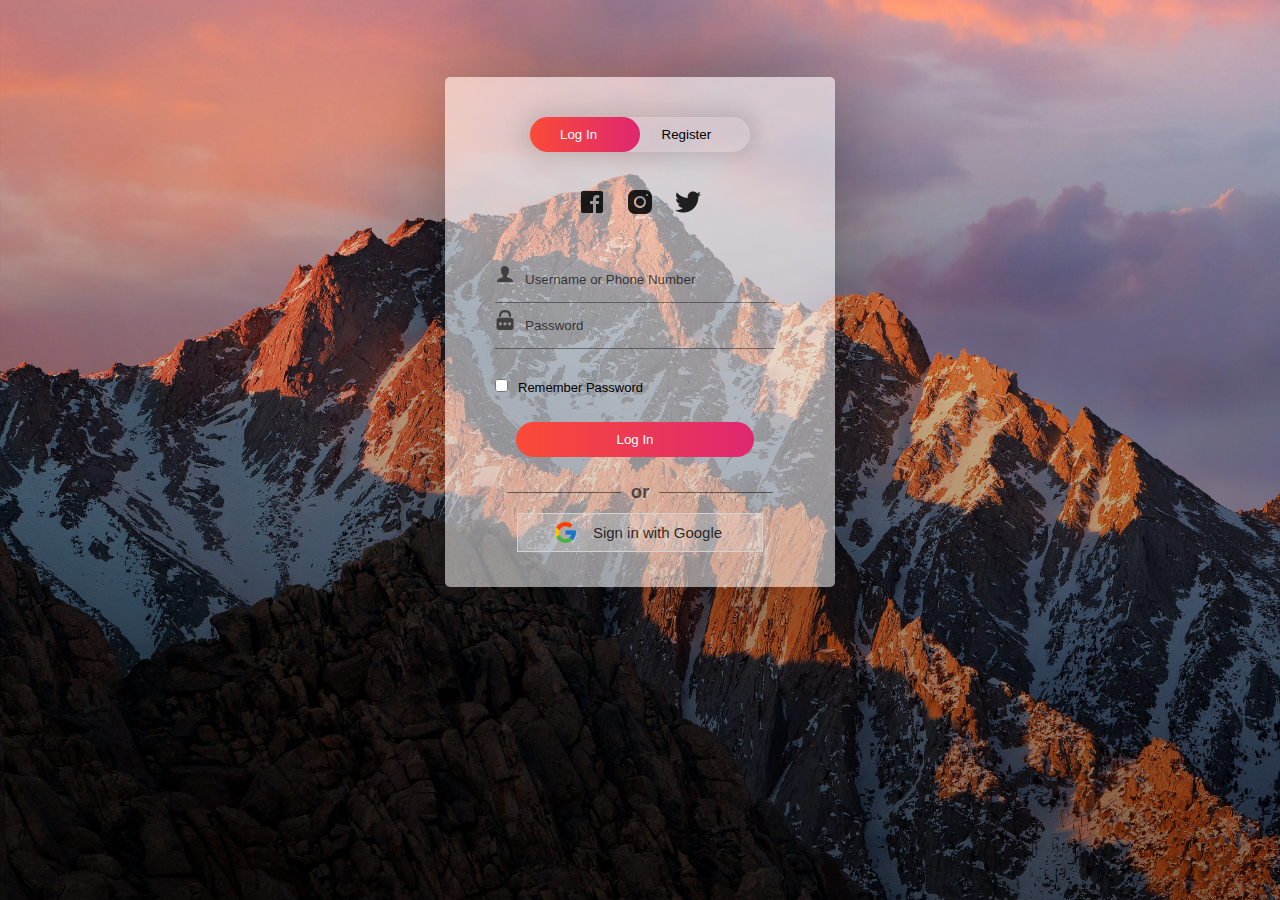
<file: login.html>
<!DOCTYPE html>
<html>
<head>
	<link rel="shortcut icon" type="png" href="images/icon/favicon.png">
	<title>Login SignUp</title>
	<link rel="stylesheet" type="text/css" href="loginStyle.css">
	<script src="https://ajax.googleapis.com/ajax/libs/jquery/3.4.1/jquery.min.js"></script>

  <!-- It will redirect to the Home Page after submitting the form -->
  <script>
  $(document).ready(function(){
    $("form").submit(function(){
      alert("Great Job !");
    });
  });
  </script>
</head>
<body>
		<div class="form-box">
			<div class="button-box">
				<div id="btn"></div>
				<button type="button" class="toggle-btn" id="log" onclick="login()" style="color: #fff;">Log In</button>
				<button type="button" class="toggle-btn" id="reg" onclick="register()">Register</button>
			</div>
			<div class="social-icons">
				<img src="images/icon/fb2.png">
				<img src="images/icon/insta2.png">
				<img src="images/icon/tt2.png">
			</div>
			
			<!-- Login Form -->
			<form id="login" class="input-group" action="index.html">
				<div class="inp">
					<img src="images/icon/user.png"><input type="text" id="email" class="input-field" placeholder="Username or Phone Number" style="width: 88%; border:none;" required="required">
				</div>
				<div class="inp">
					<img src="images/icon/password.png"><input type="password" id="password" class="input-field" placeholder="Password" style="width: 88%; border: none;" required="required">
				</div>
				<input type="checkbox" class="check-box">Remember Password
				<button type="submit" class="submit-btn">Log In</button>
			</form>


			<div class="other" id="other">
				<div class="instead">
					<h3>or</h3>
				</div>
				<button class="connect" onclick="google()">
					<img src="images/icon/google.png"><span>Sign in with Google</span>
				</button>
			</div>
			
			<!-- Registration Form -->
			<form id="register" class="input-group">
				<input type="text" class="input-field" placeholder="Full Name" required="required">
				<input type="email" class="input-field" placeholder="Email Address" required="required">
				<input type="password" class="input-field" placeholder="Create Password" name="psame" required="required">
				<input type="password" class="input-field" placeholder="Confirm Password" name="psame" required="required">
				<input type="checkbox" class="check-box" id="chkAgree" onclick="goFurther()">I agree to the Terms & Conditions
				<button type="submit" id="btnSubmit" class="submit-btn reg-btn">Register</button>
			</form>
		</div>
		<script type="text/javascript" src="script.js"></script>
</body>
</html>
</file>
<file: loginStyle.css>
* {
	margin: 0;
	padding: 0;
	font-family: sans-serif;
}

body {
	background-image: linear-gradient(rgba(0,0,0,0),rgba(0,0,0,0.5)),url("images/extra/backwallpaper.jpg");
	background-size: cover;
	background-attachment: fixed;
	display: flex;
	justify-content: center;
}
.logo {
	display: flex;
	justify-content: center;
}
.logo img {
	width: 100px;
}
.form-box
{
	width: 380px;
	height: 500px;
	position: relative;
	margin: 6% auto;
	background: #fff8;
	padding: 5px;
	border-radius: 5px;
	overflow: hidden;
	box-shadow: 0px 0px 100px rgba(0,0,0,0.4);
}

.button-box
{
	width: 220px;
	margin: 35px auto;
	position: relative;
	box-shadow: 0 0 20px 9px rgba(0,0,0,.1);
	border-radius: 30px;
}

.toggle-btn
{
	padding: 10px 30px;
	cursor: pointer;
	background: transparent;
	position: relative;
	border: 0;
	outline: none;
}

#btn
{
	top: 0;
	left: 0;
	position: absolute;
	width: 110px;
	height: 100%;
	background: linear-gradient(to right, #FA4B37, #DF2771);
	border-radius: 30px;
	transition: 0.5s;
}
.social-icons
{
	margin: 30px auto;
	text-align: center;
}
.social-icons img
{
	width: 30px;
	margin: 0 7px;
	cursor: pointer;
	opacity: 0.85;
}

.input-group
{
	top: 180px;
	position: absolute;
	width: 280px;
	transition: .5s;
	font-size: 13px;
	color: #010101;
}
.inp {
	border-bottom: 1px solid rgba(0,0,0,0.4);
	justify-content: center;
}
.inp img{
	width: 20px;
	padding-right: 10px;
}
.input-field
{
	width: 100%;
	padding: 10px 0;
	margin: 5px 0;
	border-left: 0;
	border-right: 0;
	border-top: 0;
	border-bottom: 1px solid rgba(0,0,0,0.4);
	outline: none;
	background: transparent;
	color: rgba(0,0,0);
}
::placeholder { /* Chrome, Firefox, Opera, Safari 10.1+ */
	color: rgba(0,0,0,0.7);
	/*opacity: 1;  Firefox */
}
#register .input-field {
	color: rgba(0,0,0,0.8);
}
.submit-btn
{
	width: 85%;
	padding: 10px 30px;
	cursor: pointer;
	display: block;
	margin: auto;
	background: linear-gradient(to right, #FA4B37, #DF2771);
	color: #fff;
	border: 0;
	outline: none;
	border-radius: 30px;
}

.reg-btn {
	background: lightgray;
}
.check-box
{
	cursor: pointer;
	margin: 30px 10px 30px 0;
}

.instead {
	margin-top: 10px;
}
.instead h3 {
    overflow: hidden;
    text-align: center;
    color: rgba(0,0,0,0.6);
}
.instead h3:before,
.instead h3:after {
    background-color: rgba(0,0,0,0.5);
    content: "";
    display: inline-block;
    height: 1px;
    position: relative;
    vertical-align: middle;
    width: 50%;
}
.instead h3:before {
    right: 0.5em;
    margin-left: -50%;
}
.instead h3:after {
    left: 0.5em;
    margin-right: -50%;
}
span
{
	color: rgba(0,0,0,0.8);
	font-size: 12px;
}

#login
{
	left: 50px;
}
#register
{
	left: 450px;
}

.other {
	display: grid;
	justify-content: center;
	margin-top: 250px;
}

.connect {
	display: flex;
	margin: 10px;
	padding: 0px 30px;
	align-items: center;
	text-align: center;
	justify-content: center;
	border: 1px solid lightgray;
	cursor: pointer;
	outline: none;
	/*border-radius: 10px;*/
	background: #fff3;
}
.connect:hover {
	background: #fff8;
}
.connect img {
	padding: 5px;
	width: 25px;
}
.connect span {
	padding: 10px;
	font-size: 15px;
}
</file>
